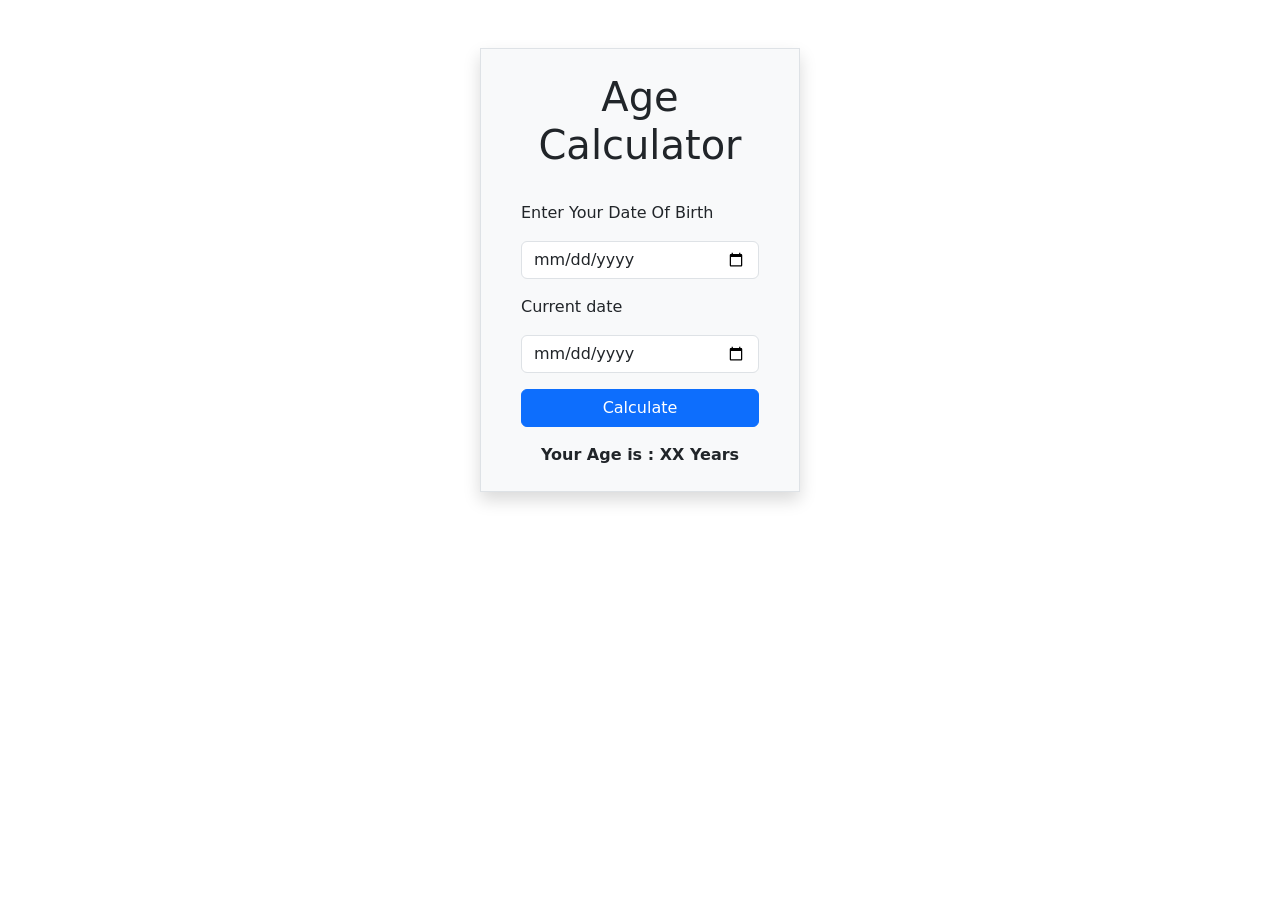
<file: Agecalculator/index.html>
<!DOCTYPE html>
<html lang="en">
<head>
  <meta charset="UTF-8">
  <meta name="viewport" content="width=device-width, initial-scale=1.0">
  <title>Age Calculator</title>
  <link
      href="https://cdn.jsdelivr.net/npm/bootstrap@5.3.8/dist/css/bootstrap.min.css"
      rel="stylesheet"
      integrity="sha384-sRIl4kxILFvY47J16cr9ZwB07vP4J8+LH7qKQnuqkuIAvNWLzeN8tE5YBujZqJLB"
      crossorigin="anonymous"
    />
    <link rel="stylesheet" href="https://cdn.jsdelivr.net/npm/bootstrap-icons@1.13.1/font/bootstrap-icons.min.css">
</head>
<body>
    
    <div  class="w-25 bg-light shadow border mx-auto mt-5 p-4">
        <h1 class="text-center mb-3">Age Calculator</h1>
        <form class="d-flex flex-column gap-3 align-item-center w-100 p-3 ">
            <label for="DOB">Enter Your Date Of Birth</label>
            <input type="date" name="DOB" id="DOB" class="form-control">
             <label for="currentDate">Current date</label>
            <input type="date" name="currentDate" id="currentDate" class="form-control">
            
            <button type="submit" class="btn btn-primary">Calculate</button>
        </form>

        <div class="fw-bold text-center">
      Your Age is : <span id="myAge">XX</span> Years
    </div>
    </div>

    

  
    <script
      src="https://cdn.jsdelivr.net/npm/bootstrap@5.3.8/dist/js/bootstrap.bundle.min.js"
      integrity="sha384-FKyoEForCGlyvwx9Hj09JcYn3nv7wiPVlz7YYwJrWVcXK/BmnVDxM+D2scQbITxI"
      crossorigin="anonymous"
    ></script>
    <script src="script.js"></script>
</body>
</html>
</file>
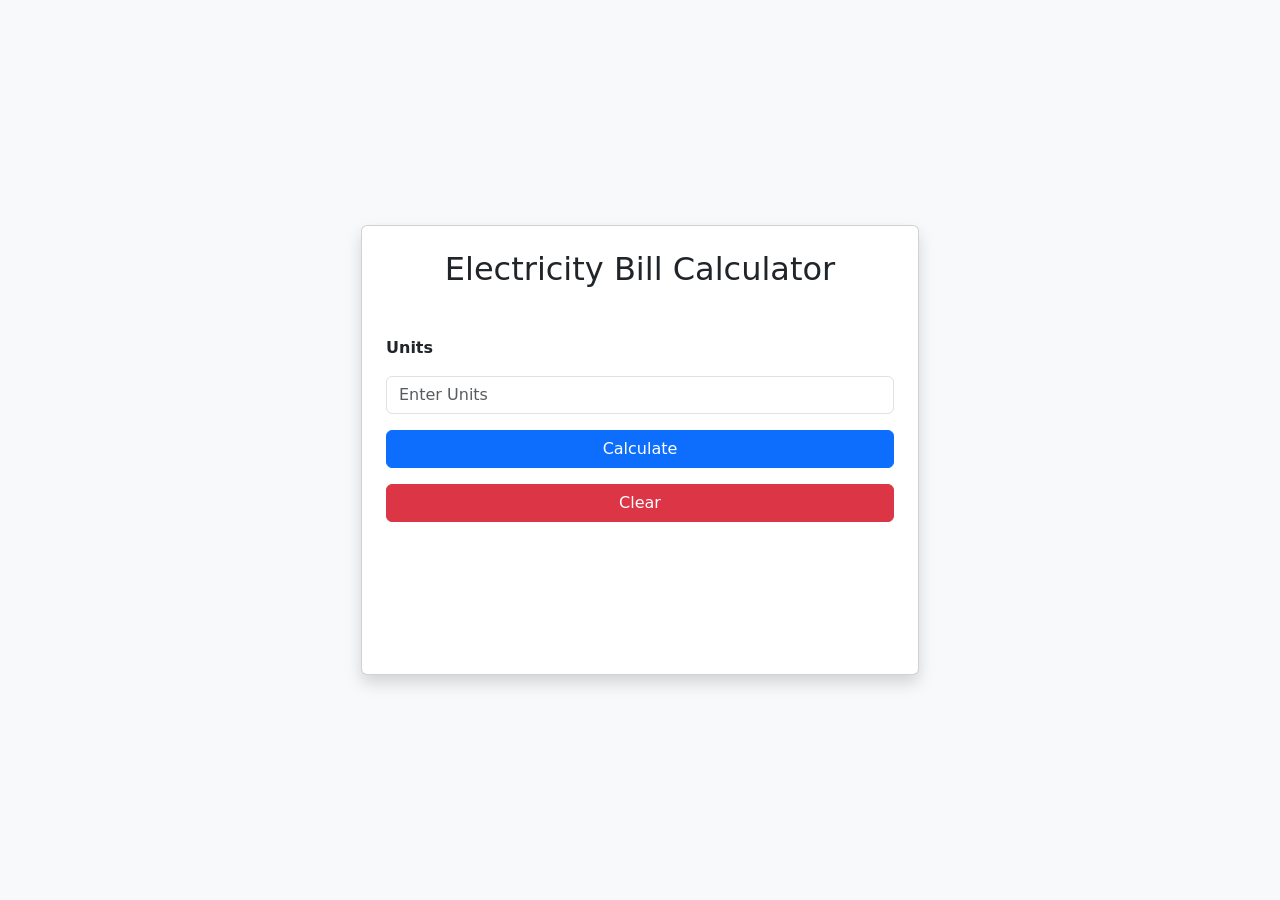
<file: billcalculate/index.html>
<!doctype html>
<html lang="en">
  <head>
    <meta charset="UTF-8" />
    <meta name="viewport" content="width=device-width, initial-scale=1.0" />
    <title>Electricity Bill Calculator</title>
    <link
      href="https://cdn.jsdelivr.net/npm/bootstrap@5.3.8/dist/css/bootstrap.min.css"
      rel="stylesheet"
      integrity="sha384-sRIl4kxILFvY47J16cr9ZwB07vP4J8+LH7qKQnuqkuIAvNWLzeN8tE5YBujZqJLB"
      crossorigin="anonymous"
    />
  </head>
  <body class="bg-light">
    <div
      class="container d-flex justify-content-center align-items-center vh-100"
    >
      <div class="card p-4 shadow w-50 h-50">
        <h2 class="text-center mb-5">Electricity Bill Calculator</h2>

        <label class="form-label fw-bold mb-3">Units</label>
        <input
          type="number"
          id="units"
          class="form-control mb-3"
          placeholder="Enter Units"
          min="0"
        />

        <button
          class="btn btn-primary w-100 mb-3"
          onclick="calculate()"
          id="submit"
        >
          Calculate
        </button>
        <button class="btn btn-danger w-100" onclick="clearData()">
          Clear
        </button>

        <div class="card mt-4 p-3 d-none" id="results">
          <!-- <h5 class="mb-3">Bill Details</h5>
          <p id="slab1"></p>
          <p id="slab2"></p>
          <p id="slab3"></p>
          <p id="slab4"></p>
          <hr /> -->
          <h6 id="subtotal"></h6>
          <h6 id="surcharge"></h6>
          <h1>total Electricity Bill:</h1>
          <h4 id="total" class="text-success mt-2"></h4>
        </div>
      </div>
    </div>
    <script
      src="https://cdn.jsdelivr.net/npm/bootstrap@5.3.8/dist/js/bootstrap.bundle.min.js"
      integrity="sha384-FKyoEForCGlyvwx9Hj09JcYn3nv7wiPVlz7YYwJrWVcXK/BmnVDxM+D2scQbITxI"
      crossorigin="anonymous"
    ></script>
    <script src="script.js"></script>
  </body>
</html>
</file>
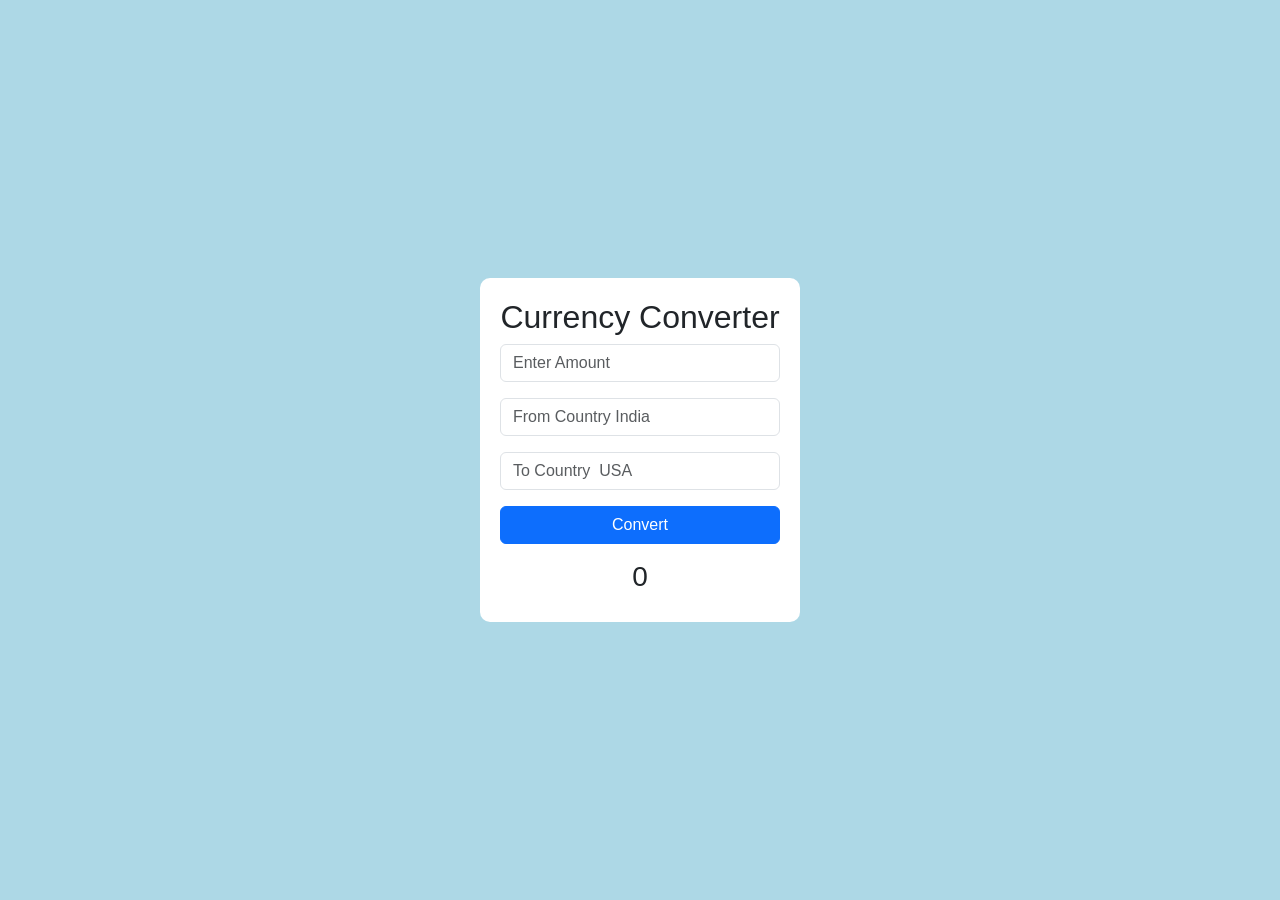
<file: CURRENCYCONVERTORAPI/index.html>
<!DOCTYPE html>
<html lang="en">
<head>
  <meta charset="UTF-8" />
  <meta name="viewport" content="width=device-width, initial-scale=1.0"/>

  <title>Currency Converter</title>

  <link
    href="https://cdn.jsdelivr.net/npm/bootstrap@5.3.8/dist/css/bootstrap.min.css"
    rel="stylesheet"
  >

  <style>
    body{
      display: flex;
      justify-content: center;
      align-items: center;
      height: 100vh;
      background-color: lightblue;
      font-family: Arial;
    }

    .box{
      width: 320px;
      padding: 20px;
      background: white;
      border-radius: 10px;
      text-align: center;
    }
  </style>
</head>

<body>

  <div class="box">

    <h2>Currency Converter</h2>

    <input
      type="number"
      id="amount"
      class="form-control mb-3"
      placeholder="Enter Amount"
    >

    
    <input
      type="text"
      id="from"
      class="form-control mb-3"
      placeholder="From Country India"
    >


    <input
      type="text"
      id="to"
      class="form-control mb-3"
      placeholder="To Country  USA"
    >

    <button
      class="btn btn-primary w-100"
      onclick="convertCurrency()"
    >
      Convert
    </button>

    <h3 class="mt-3" id="result">0</h3>

  </div>

  <script src="script.js"></script>

</body>
</html>
</file>
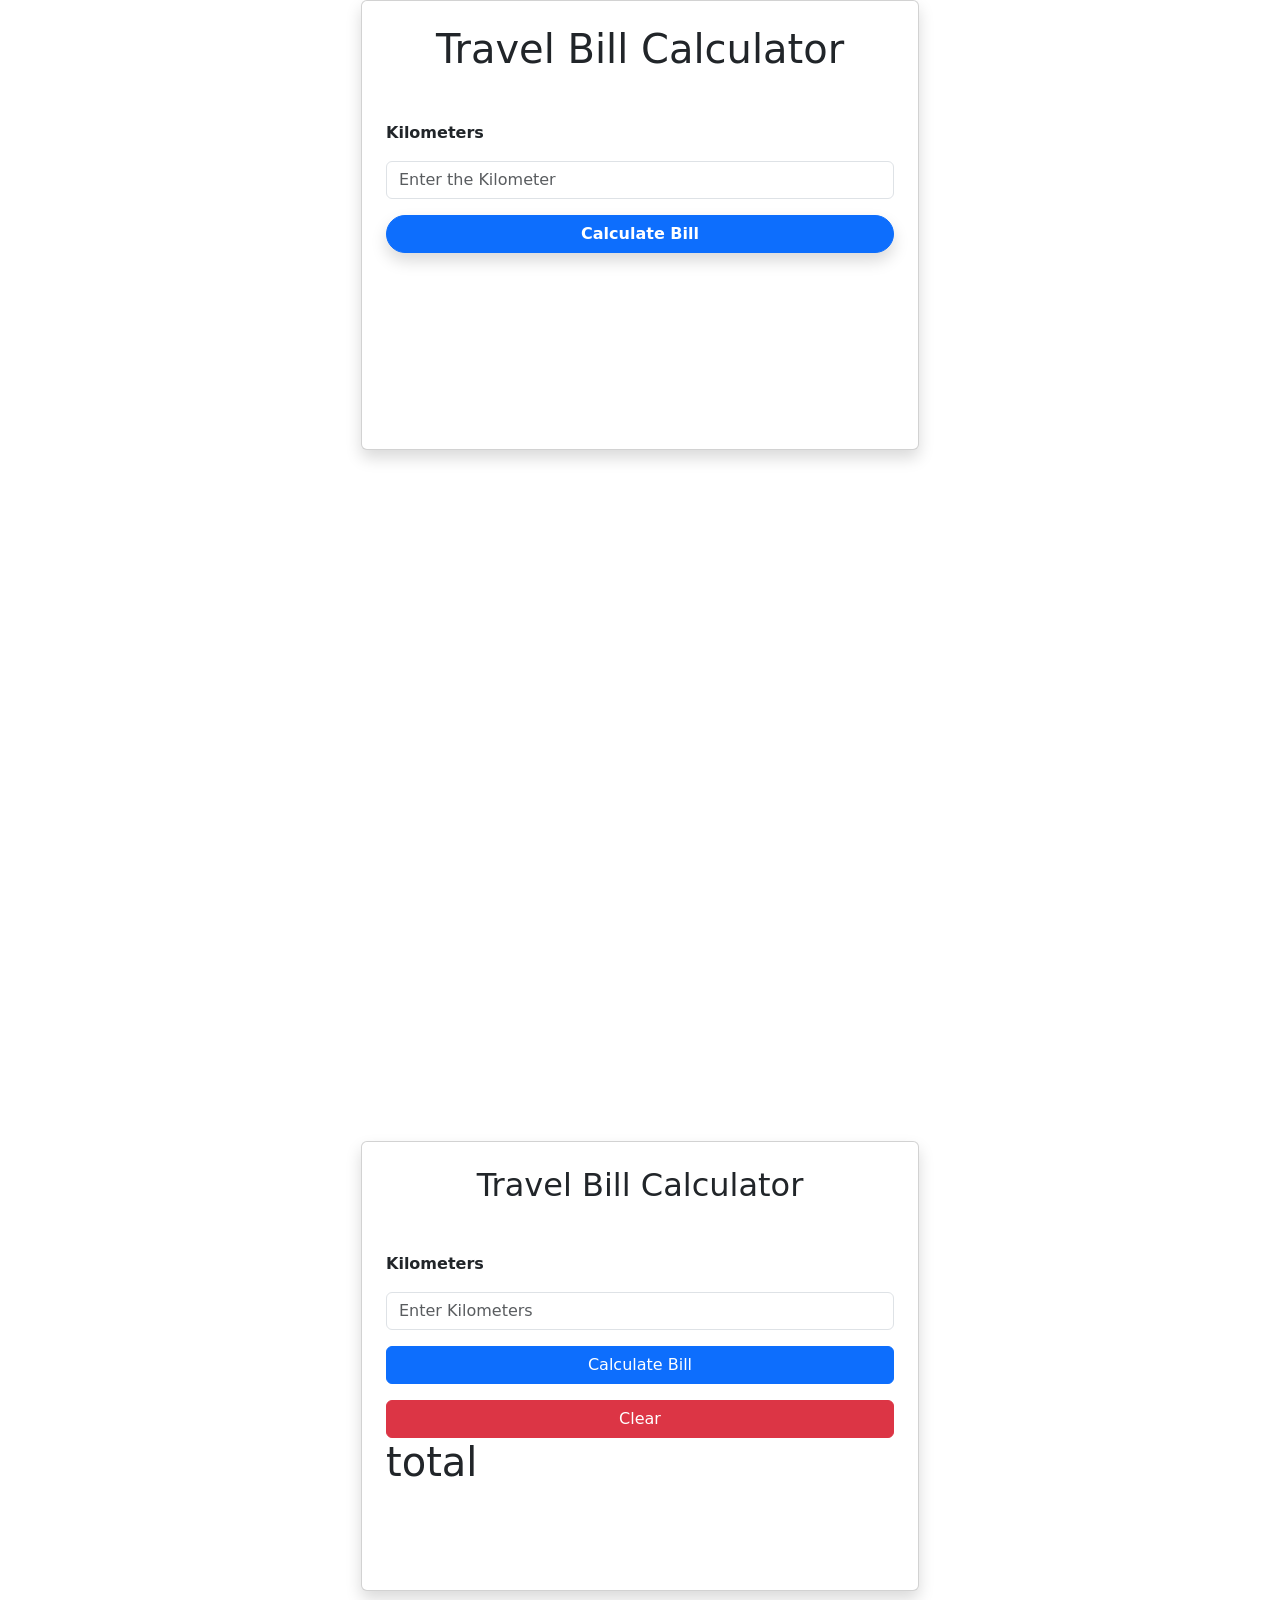
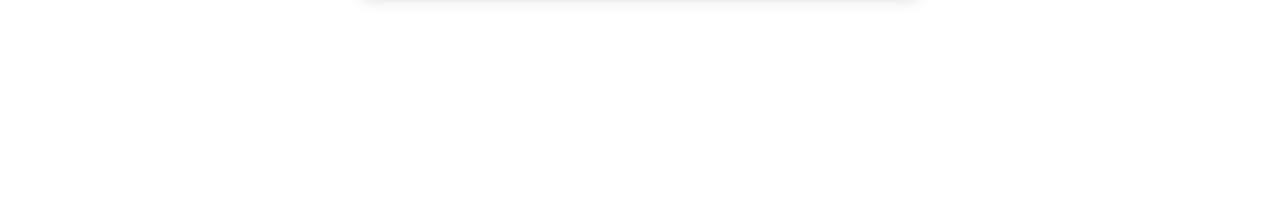
<file: distancecalculator/index.html>
<!doctype html>
<html lang="en">
  <head>
    <meta charset="UTF-8" />
    <meta name="viewport" content="width=device-width, initial-scale=1.0" />
    <title>Travel Bill Calculator</title>
    <link
      href="https://cdn.jsdelivr.net/npm/bootstrap@5.3.8/dist/css/bootstrap.min.css"
      rel="stylesheet"
      integrity="sha384-sRIl4kxILFvY47J16cr9ZwB07vP4J8+LH7qKQnuqkuIAvNWLzeN8tE5YBujZqJLB"
      crossorigin="anonymous"
    />
  </head>
  <body>
    <form
      class="container d-flex justify-content-center align-content-center vh-100 mb-3"
    >
      <div class="card p-4 shadow w-50 h-50">
        <h1 class="text-center mb-5">Travel Bill Calculator</h1>
        <label class="text-dark fw-bold mb-3">Kilometers</label>
        <input
          type="number"
          name="Kilometer"
          placeholder="Enter the Kilometer"
          id="Kilometer"
          class="form-control"
        />
        <button
          class="btn btn-primary rounded-pill shadow fw-bold mt-3"
          id="submit"
        >
          Calculate Bill
        </button>
        <h1></h1>

        <h1 id="total"></h1>
      </div>
    </form>

     <form
      class="container d-flex justify-content-center align-items-center vh-100"
    >
      <div class="card p-4 shadow w-50 h-50">
        <h2 class="text-center mb-5">Travel Bill Calculator</h2>

        <label class="form-label fw-bold mb-3">Kilometers </label>
        <input
          type="number"
          id="Kilometerscalculator"
          class="form-control mb-3"
          placeholder="Enter Kilometers "
          min="0"
        />

        <button
          class="btn btn-primary w-100 mb-3"
          onclick="calculate()"
          id="submit"
        >
          Calculate Bill
        </button>
        <button class="btn btn-danger w-100" onclick="clearData()">
          Clear
        </button>

        <h1>total</h1>
        <h2 id="totalbill"></h2>
      </div>
    </form> 
    <script
      src="https://cdn.jsdelivr.net/npm/bootstrap@5.3.8/dist/js/bootstrap.bundle.min.js"
      integrity="sha384-FKyoEForCGlyvwx9Hj09JcYn3nv7wiPVlz7YYwJrWVcXK/BmnVDxM+D2scQbITxI"
      crossorigin="anonymous"
    ></script>
    <script src="script.js"></script>
  </body>
</html>
</file>
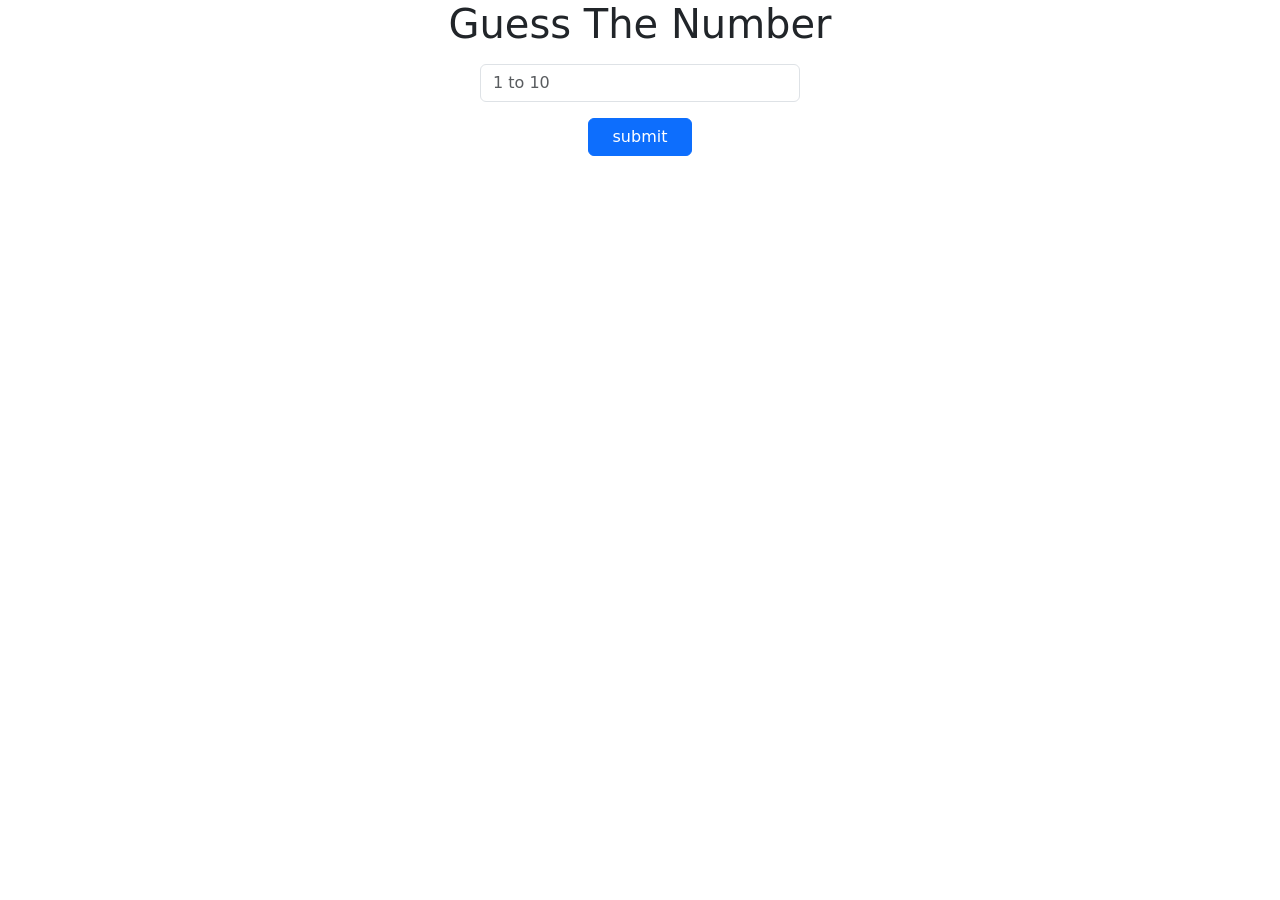
<file: guessingnumber/index.html>
<!doctype html>
<html lang="en">
  <head>
    <meta charset="UTF-8" />
    <meta name="viewport" content="width=device-width, initial-scale=1.0" />
    <title>Guess The Number</title>
    <link
      href="https://cdn.jsdelivr.net/npm/bootstrap@5.3.8/dist/css/bootstrap.min.css"
      rel="stylesheet"
      integrity="sha384-sRIl4kxILFvY47J16cr9ZwB07vP4J8+LH7qKQnuqkuIAvNWLzeN8tE5YBujZqJLB"
      crossorigin="anonymous"
    />
  </head>
  <body>
    <div class="text-center">
      <h1 class="">Guess The Number</h1>

    <input
      type="number"
      id="guess"
      placeholder="1 to 10"
      class="form-control w-25 mx-auto my-3"
    />
    <button class="btn btn-primary px-4" id="submit" onclick="alert('Form Submitted')">submit</button>
    <h3 id="msg" class="mt-3"></h3>

    </div>
    
     <script
      src="https://cdn.jsdelivr.net/npm/bootstrap@5.3.8/dist/js/bootstrap.bundle.min.js"
      integrity="sha384-FKyoEForCGlyvwx9Hj09JcYn3nv7wiPVlz7YYwJrWVcXK/BmnVDxM+D2scQbITxI"
      crossorigin="anonymous"
    ></script>
    <script src="script.js"></script>
  </body>
</html>
</file>
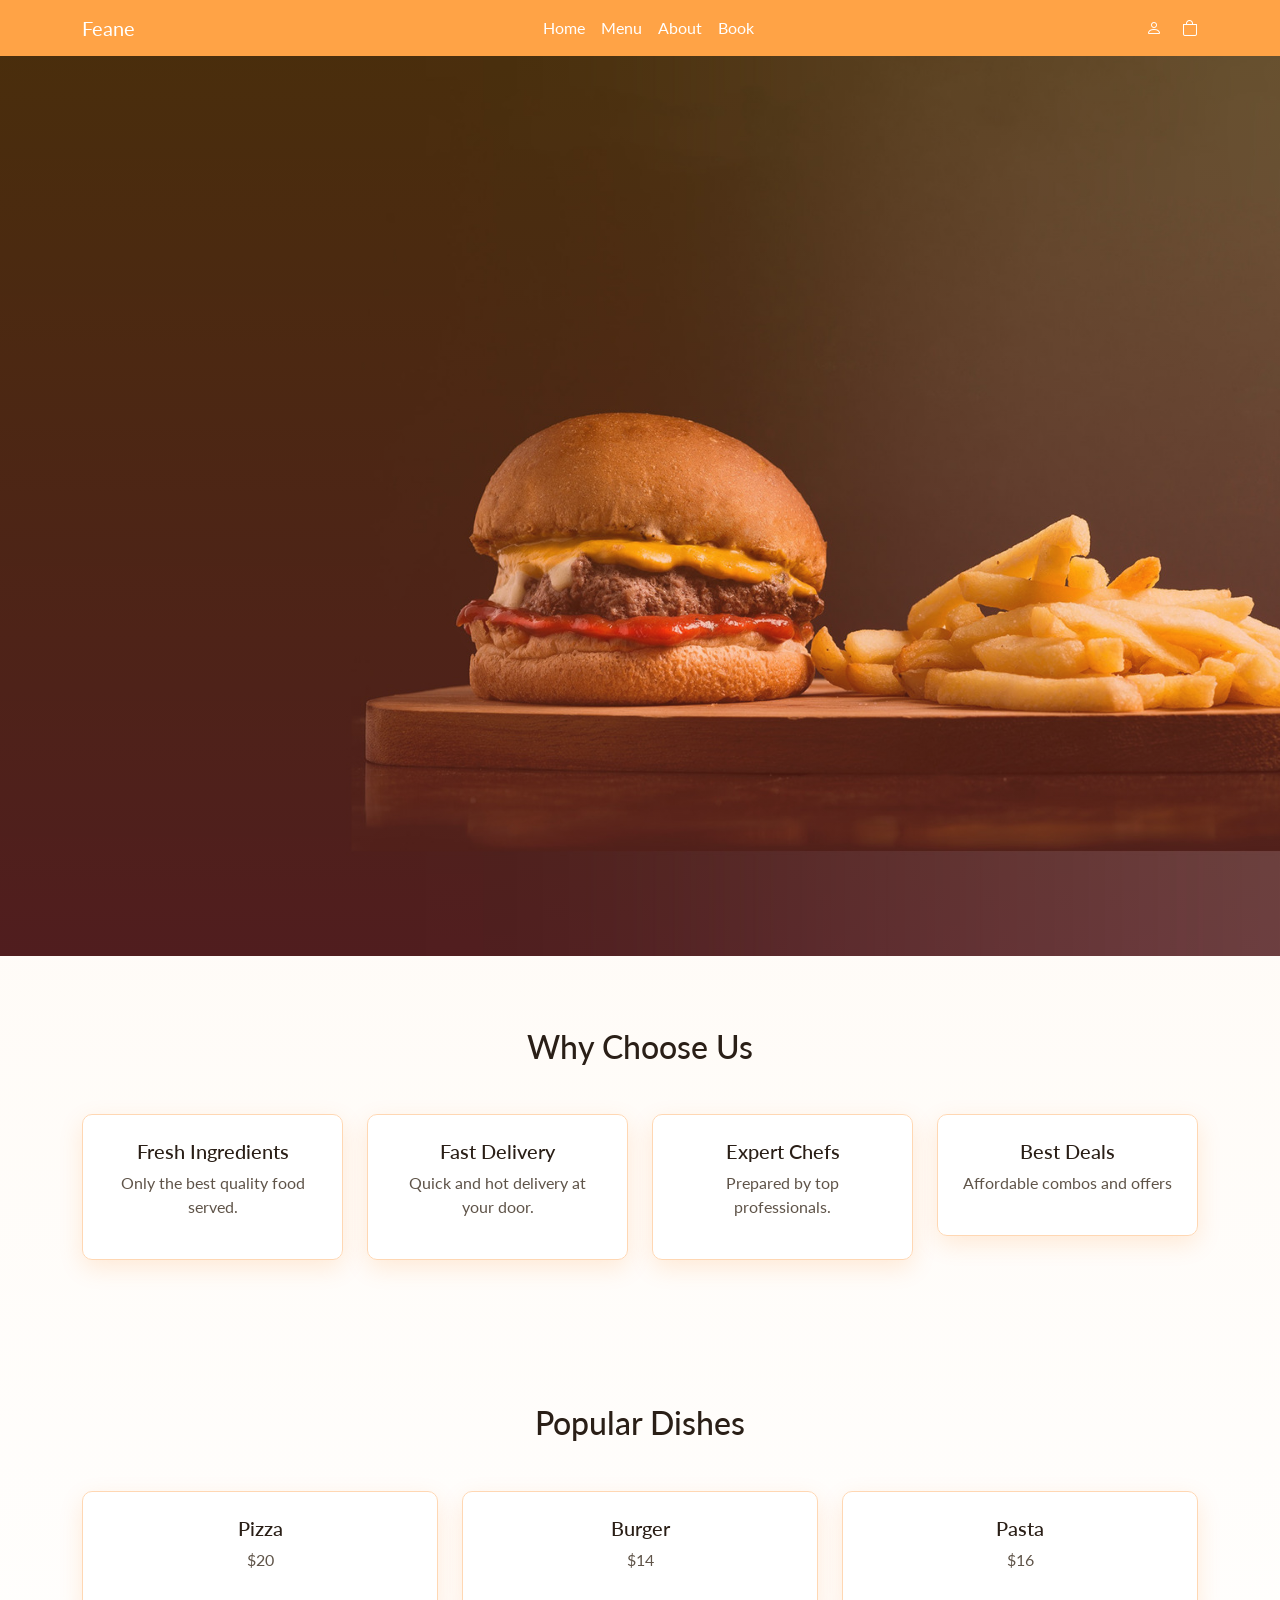
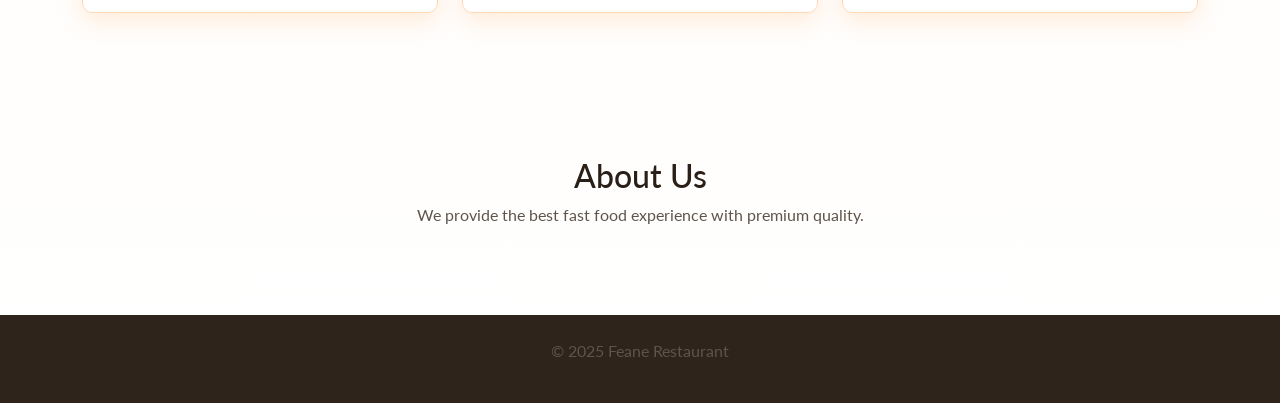
<file: Resturant/index.html>
<!DOCTYPE html>
<html lang="en">
<head>
  <meta charset="UTF-8" />
  <meta name="viewport" content="width=device-width, initial-scale=1.0" />
  <title>Feane Restaurant</title>
    <link rel="stylesheet" href="https://cdn.jsdelivr.net/npm/bootstrap@5.3.3/dist/css/bootstrap.min.css" />
    <link rel="stylesheet" href="https://cdn.jsdelivr.net/npm/bootstrap-icons@1.11.3/font/bootstrap-icons.min.css" />
    <link rel="stylesheet" href="./style.css" />
  
  <link href="https://fonts.googleapis.com/css2?family=Playfair+Display&family=Lato&display=swap" rel="stylesheet"> 

</head>
<body>
<nav class="site-navbar navbar navbar-expand-lg">
  <div class="container">
    <a class="navbar-brand text-white" href="#">Feane</a>

    <button class="navbar-toggler" data-bs-toggle="collapse" data-bs-target="#navMenu">
      <span class="navbar-toggler-icon"></span>
    </button>

    <div class="collapse navbar-collapse" id="navMenu">
      <ul class="navbar-nav mx-auto">
        <li class="nav-item"><a class="nav-link text-white" href="#">Home</a></li>
        <li class="nav-item"><a class="nav-link text-white" href="menu.html">Menu</a></li>
        <li class="nav-item"><a class="nav-link text-white" href="about.html">About</a></li>
        <li class="nav-item"><a class="nav-link text-white" href="book.html">Book</a></li>
      </ul>

      <div class="nav-actions text-white">
        <i class="bi bi-person"></i>
        <i class="bi bi-bag"></i>
      </div>
    </div>
  </div>
</nav>

<section class="burger-section d-flex align-items-center">
</section>
<section class="section-pad">
  <div class="container">
    <h2 class="text-center mb-5">Why Choose Us</h2>

    <div class="row g-4">
      <div class="col-md-3">
        <div class="offer-card text-center p-4">
          <h5>Fresh Ingredients</h5>
          <p>Only the best quality food served.</p>
        </div>
      </div>

      <div class="col-md-3">
        <div class="offer-card text-center p-4">
          <h5>Fast Delivery</h5>
          <p>Quick and hot delivery at your door.</p>
        </div>
      </div>

      <div class="col-md-3">
        <div class="offer-card text-center p-4">
          <h5>Expert Chefs</h5>
          <p>Prepared by top professionals.</p>
        </div>
      </div>

      <div class="col-md-3">
        <div class="offer-card text-center p-4">
          <h5>Best Deals</h5>
          <p>Affordable combos and offers</p>
        </div>
      </div>
    </div>
  </div>
</section>


<section class="section-pad">
  <div class="container">
    <h2 class="text-center mb-5">Popular Dishes</h2>

    <div class="row g-4">
      <div class="col-md-4">
        <div class="food-card text-center p-4">
          <h5>Pizza</h5>
          <p>$20</p>
        </div>
      </div>

      <div class="col-md-4">
        <div class="food-card text-center p-4">
          <h5>Burger</h5>
          <p>$14</p>
        </div>
      </div>

      <div class="col-md-4">
        <div class="food-card text-center p-4">
          <h5>Pasta</h5>
          <p>$16</p>
        </div>
      </div>
    </div>
  </div>
</section>

<section class="section-pad">
  <div class="container text-center">
    <h2>About Us</h2>
    <p>We provide the best fast food experience with premium quality.</p>
  </div>
</section>

<footer class="text-center p-4">
  <p>© 2025 Feane Restaurant</p>
</footer>
<script src="https://cdn.jsdelivr.net/npm/bootstrap@5.3.8/dist/js/bootstrap.bundle.min.js" integrity="sha384-FKyoEForCGlyvwx9Hj09JcYn3nv7wiPVlz7YYwJrWVcXK/BmnVDxM+D2scQbITxI" crossorigin="anonymous"></script>
</body>
</html>
</file>
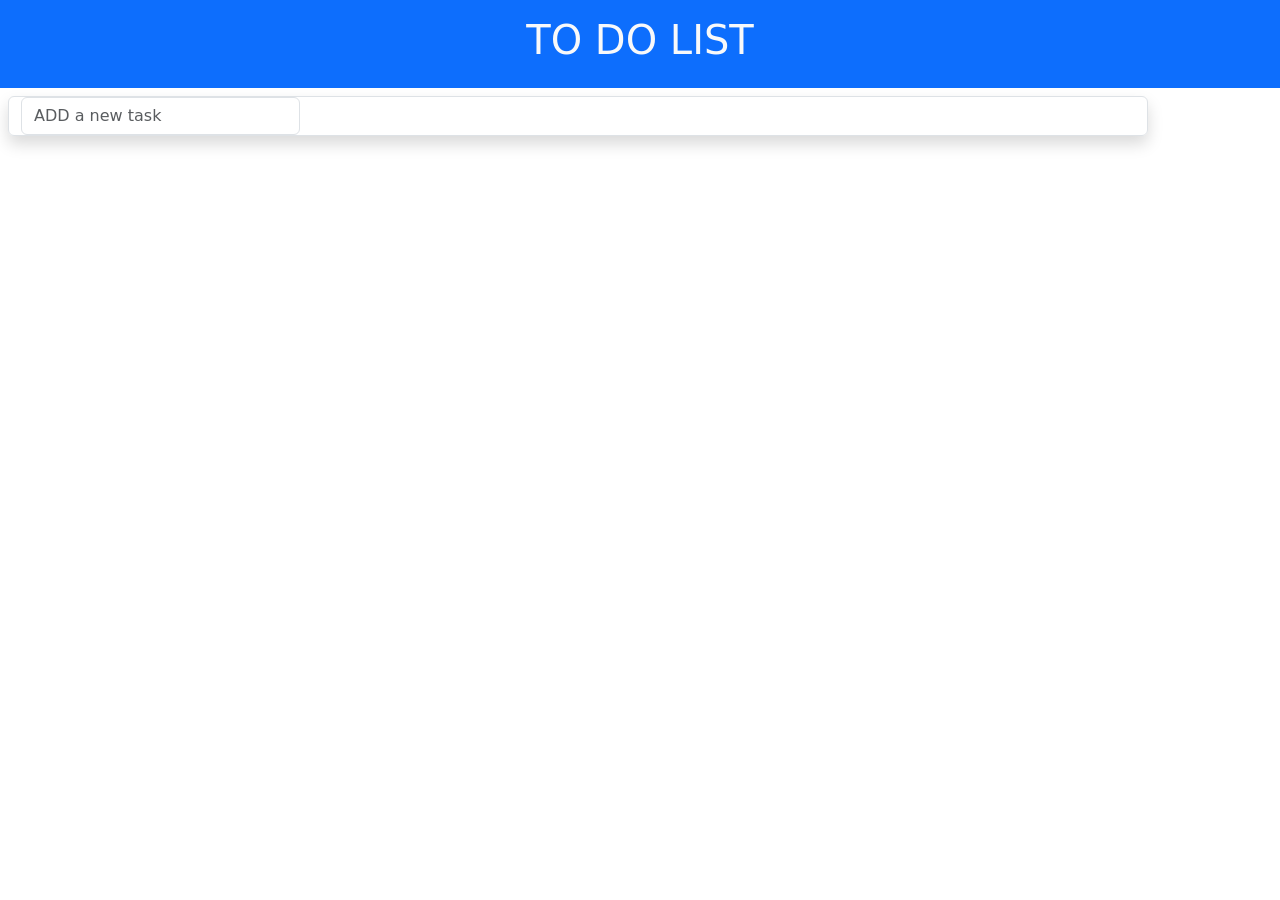
<file: TODOLIST/index.html>
<!doctype html>
<html lang="en">
  <head>
    <meta charset="UTF-8" />
    <meta name="viewport" content="width=device-width, initial-scale=1.0" />
    <title>Document</title>
    <link
      href="https://cdn.jsdelivr.net/npm/bootstrap@5.3.8/dist/css/bootstrap.min.css"
      rel="stylesheet"
      integrity="sha384-sRIl4kxILFvY47J16cr9ZwB07vP4J8+LH7qKQnuqkuIAvNWLzeN8tE5YBujZqJLB"
      crossorigin="anonymous"
    />
  </head>
  <body>
    <header class="bg-primary text-light p-3 text-center">
      <h1>TO DO LIST</h1>
    </header>

    <main>
      <div class="container rounded border shadow m-2">
        <input type="text"  name=" newTask" id="newTask" placeholder="ADD a new task" class="form-control w-25"> 
      </div>
    </main>
    <script
      src="https://cdn.jsdelivr.net/npm/bootstrap@5.3.8/dist/js/bootstrap.bundle.min.js"
      integrity="sha384-FKyoEForCGlyvwx9Hj09JcYn3nv7wiPVlz7YYwJrWVcXK/BmnVDxM+D2scQbITxI"
      crossorigin="anonymous"
    ></script>
  </body>
</html>
</file>
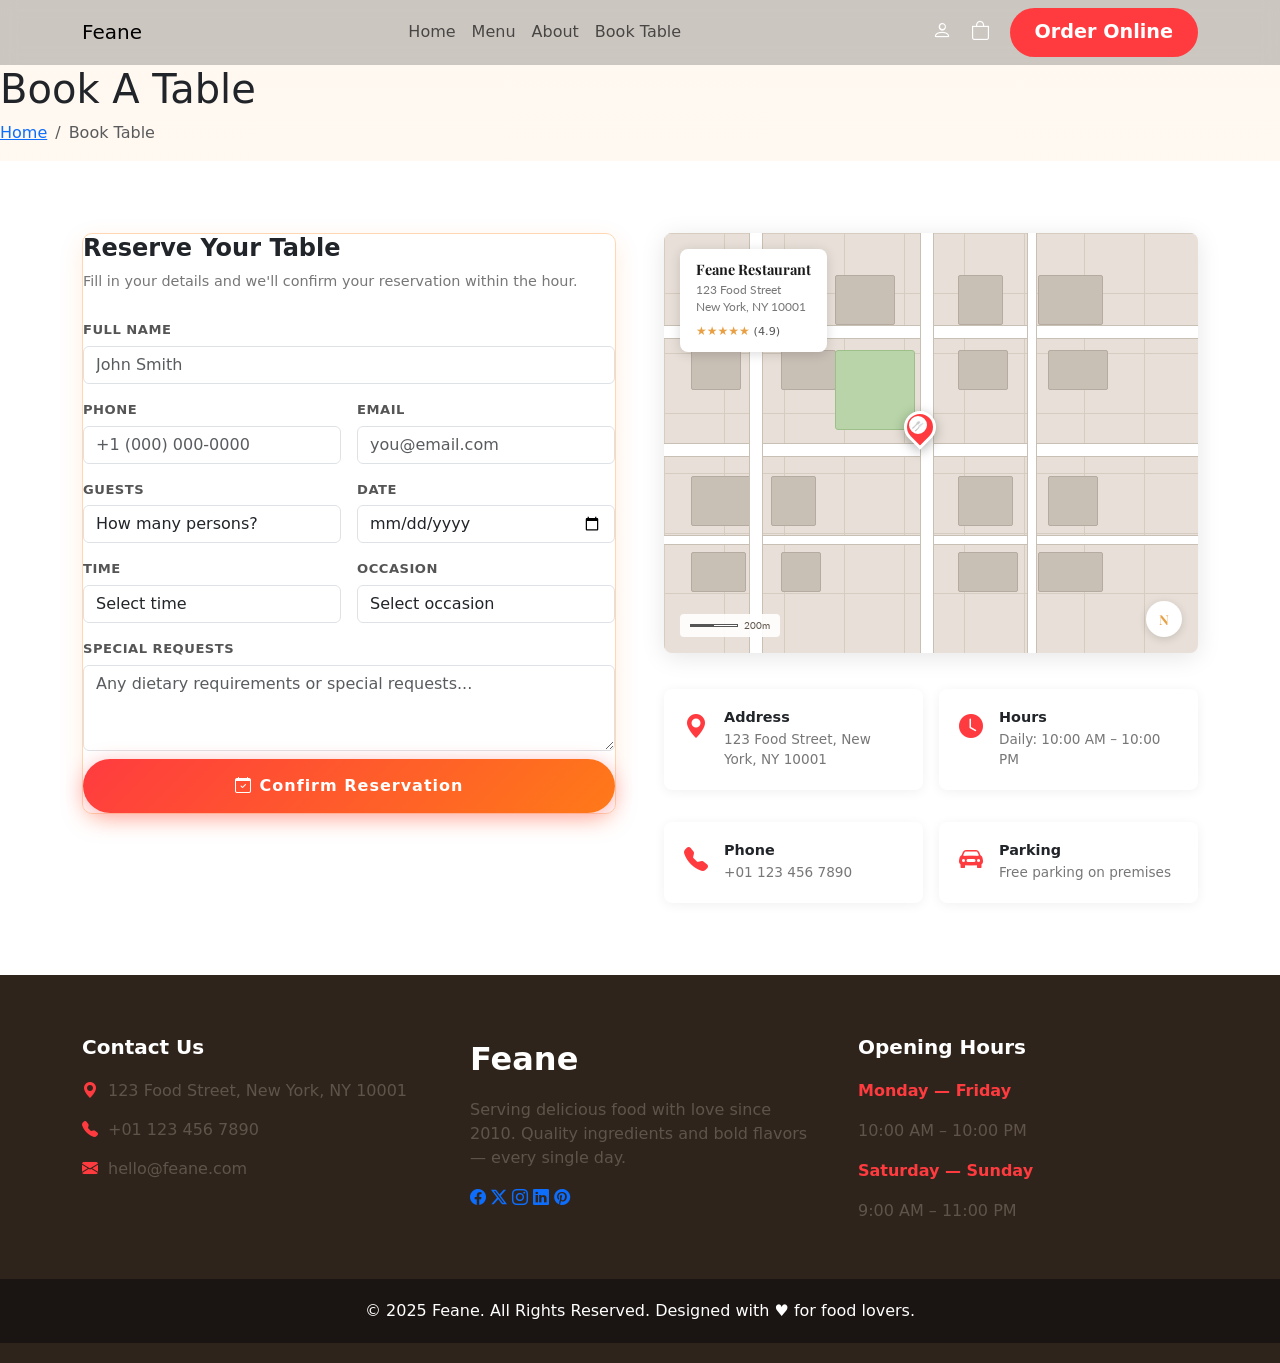
<file: Resturant/book.html>
<!DOCTYPE html>
<html lang="en">
<head>
  <meta charset="UTF-8" />
  <meta http-equiv="X-UA-Compatible" content="IE=edge" />
  <meta name="viewport" content="width=device-width, initial-scale=1, shrink-to-fit=no" />
  <title>Book A Table — Feane Restaurant</title>

  <link rel="stylesheet" href="https://cdn.jsdelivr.net/npm/bootstrap@5.3.3/dist/css/bootstrap.min.css" />
  <link rel="stylesheet" href="https://cdn.jsdelivr.net/npm/bootstrap-icons@1.11.3/font/bootstrap-icons.min.css" />
  <link rel="preconnect" href="https://fonts.googleapis.com" />
  <link rel="preconnect" href="https://fonts.gstatic.com" crossorigin />
  <link href="https://fonts.googleapis.com/css2?family=Playfair+Display:ital,wght@0,600;0,700;1,600&family=Lato:wght@400;700;900&display=swap" rel="stylesheet" />
  <link rel="stylesheet" href="style.css" />

  <style>
    
    .css-map {
      width: 100%;
      height: 100%;
      min-height: 420px;
      border-radius: 8px;
      background: #e8e0d8;
      position: relative;
      overflow: hidden;
      box-shadow: 0 4px 24px rgba(0,0,0,0.10);
    }

    
    .css-map::before {
      content: '';
      position: absolute; inset: 0;
      background:
        linear-gradient(to right, #d6ccbf 1px, transparent 1px) 0 0 / 60px 60px,
        linear-gradient(to bottom, #d6ccbf 1px, transparent 1px) 0 0 / 60px 60px;
    }

    
    .map-road-h {
      position: absolute;
      left: 0; right: 0;
      background: #fff;
      height: 12px;
      border-top: 1px solid #c8c0b4;
      border-bottom: 1px solid #c8c0b4;
    }
    .map-road-v {
      position: absolute;
      top: 0; bottom: 0;
      background: #fff;
      width: 12px;
      border-left: 1px solid #c8c0b4;
      border-right: 1px solid #c8c0b4;
    }

   
    .map-park {
      position: absolute;
      background: #b8d4a8;
      border-radius: 3px;
      border: 1px solid #9dbf8a;
    }

    
    .map-block {
      position: absolute;
      background: #c8bfb5;
      border-radius: 2px;
      border: 1px solid #b5aba0;
    }

    
    .map-water {
      position: absolute;
      background: #a8c8e8;
      border-radius: 4px;
    }

   
    .map-marker {
      position: absolute;
      display: flex;
      flex-direction: column;
      align-items: center;
      transform: translate(-50%, -100%);
      z-index: 10;
      filter: drop-shadow(0 3px 6px rgba(0,0,0,0.3));
    }
    .map-marker-pin {
      width: 32px; height: 32px;
      background: var(--primary, #e8a045);
      border-radius: 50% 50% 50% 0;
      transform: rotate(-45deg);
      border: 3px solid #fff;
    }
    .map-marker-icon {
      position: absolute;
      top: 5px; left: 5px;
      width: 18px; height: 18px;
      background: #fff;
      border-radius: 50%;
      display: flex; align-items: center; justify-content: center;
      font-size: 10px;
      transform: rotate(45deg);
    }
    .map-label {
      background: #fff;
      color: #333;
      font-family: 'Lato', sans-serif;
      font-size: 11px;
      font-weight: 700;
      padding: 4px 10px;
      border-radius: 12px;
      margin-top: 6px;
      box-shadow: 0 2px 8px rgba(0,0,0,0.15);
      white-space: nowrap;
      transform: translateY(-8px);
    }

   
    .map-compass {
      position: absolute;
      bottom: 16px;
      right: 16px;
      width: 36px; height: 36px;
      background: #fff;
      border-radius: 50%;
      display: flex; align-items: center; justify-content: center;
      font-size: 0.85rem;
      box-shadow: 0 2px 8px rgba(0,0,0,0.15);
      color: #e8a045;
      font-weight: 700;
      font-family: 'Playfair Display', serif;
    }

    
    .map-scale {
      position: absolute;
      bottom: 16px;
      left: 16px;
      background: rgba(255,255,255,0.9);
      border-radius: 4px;
      padding: 4px 10px;
      font-size: 10px;
      font-family: 'Lato', sans-serif;
      color: #555;
      display: flex; align-items: center; gap: 6px;
    }
    .scale-bar {
      width: 48px; height: 3px;
      background: linear-gradient(to right, #555 50%, #fff 50%);
      border: 1px solid #555;
    }

   
    .map-info-card {
      position: absolute;
      top: 16px; left: 16px;
      background: #fff;
      border-radius: 8px;
      padding: 12px 16px;
      box-shadow: 0 2px 12px rgba(0,0,0,0.15);
      max-width: 180px;
      z-index: 20;
    }
    .map-info-card h6 {
      font-family: 'Playfair Display', serif;
      font-size: 0.9rem;
      font-weight: 700;
      color: #1a1a1a;
      margin-bottom: 4px;
    }
    .map-info-card p {
      font-family: 'Lato', sans-serif;
      font-size: 0.75rem;
      color: #777;
      margin: 0;
      line-height: 1.4;
    }
    .map-info-card .rating { color: #e8a045; font-size: 0.75rem; margin-top: 6px; }

    
    .location-info-box {
      display: flex;
      gap: 16px;
      align-items: flex-start;
      background: #fff;
      border-radius: 8px;
      padding: 20px;
      box-shadow: 0 2px 12px rgba(0,0,0,0.06);
      margin-top: 16px;
    }
    .location-info-box i { font-size: 1.5rem; color: var(--primary, #e8a045); flex-shrink: 0; }
    .location-info-box h6 { font-size: 0.9rem; font-weight: 700; margin-bottom: 3px; }
    .location-info-box p { font-size: 0.85rem; color: #777; margin: 0; }
  </style>
</head>

<link href="https://cdn.jsdelivr.net/npm/bootstrap@5.3.8/dist/css/bootstrap.min.css" rel="stylesheet" integrity="sha384-sRIl4kxILFvY47J16cr9ZwB07vP4J8+LH7qKQnuqkuIAvNWLzeN8tE5YBujZqJLB" crossorigin="anonymous">

<body>

  
  <div class="sub-burger">
    <nav class="site-navbar navbar navbar-expand-lg" style="background: rgba(0,0,0,0.2);">
      <div class="container">
        <a class="navbar-brand" href="index.html">Feane</a>
        <button class="navbar-toggler" type="button" data-bs-toggle="collapse" data-bs-target="#navMain">
          <span class="navbar-toggler-icon"></span>
        </button>
        <div class="collapse navbar-collapse" id="navMain">
          <ul class="navbar-nav mx-auto">
            <li class="nav-item"><a class="nav-link" href="index.html">Home</a></li>
            <li class="nav-item"><a class="nav-link" href="menu.html">Menu</a></li>
            <li class="nav-item"><a class="nav-link" href="about.html">About</a></li>
            <li class="nav-item active"><a class="nav-link" href="book.html">Book Table</a></li>
          </ul>
          <div class="nav-actions">
            <a href="#"><i class="bi bi-person"></i></a>
            <a href="#"><i class="bi bi-bag"></i></a>
            <a href="#" class="btn-order">Order Online</a>
          </div>
        </div>
      </div>
    </nav>
    <h1>Book A Table</h1>
    <nav aria-label="breadcrumb">
      <ol class="breadcrumb">
        <li class="breadcrumb-item"><a href="index.html">Home</a></li>
        <li class="breadcrumb-item active">Book Table</li>
      </ol>
    </nav>
  </div>

  
  <section class="book-section section-pad">
    <div class="container">
      <div class="row g-5 align-items-start">

        
        <div class="col-md-6">
          <div class="book-form-wrap">
            <h4 style="font-size:1.5rem;font-weight:700;margin-bottom:8px;">Reserve Your Table</h4>
            <p style="color:#777;font-size:0.9rem;margin-bottom:28px;">Fill in your details and we'll confirm your reservation within the hour.</p>

            <div class="row g-3">
              <div class="col-12">
                <label style="font-size:0.82rem;font-weight:700;letter-spacing:0.5px;color:#555;text-transform:uppercase;margin-bottom:6px;display:block;">Full Name</label>
                <input type="text" class="form-control" placeholder="John Smith" />
              </div>
              <div class="col-md-6">
                <label style="font-size:0.82rem;font-weight:700;letter-spacing:0.5px;color:#555;text-transform:uppercase;margin-bottom:6px;display:block;">Phone</label>
                <input type="tel" class="form-control" placeholder="+1 (000) 000-0000" />
              </div>
              <div class="col-md-6">
                <label style="font-size:0.82rem;font-weight:700;letter-spacing:0.5px;color:#555;text-transform:uppercase;margin-bottom:6px;display:block;">Email</label>
                <input type="email" class="form-control" placeholder="you@email.com" />
              </div>
              <div class="col-md-6">
                <label style="font-size:0.82rem;font-weight:700;letter-spacing:0.5px;color:#555;text-transform:uppercase;margin-bottom:6px;display:block;">Guests</label>
                <select class="form-control">
                  <option value="" disabled selected>How many persons?</option>
                  <option>1 person</option>
                  <option>2 persons</option>
                  <option>3 persons</option>
                  <option>4 persons</option>
                  <option>5 persons</option>
                  <option>6+ persons</option>
                </select>
              </div>
              <div class="col-md-6">
                <label style="font-size:0.82rem;font-weight:700;letter-spacing:0.5px;color:#555;text-transform:uppercase;margin-bottom:6px;display:block;">Date</label>
                <input type="date" class="form-control" />
              </div>
              <div class="col-md-6">
                <label style="font-size:0.82rem;font-weight:700;letter-spacing:0.5px;color:#555;text-transform:uppercase;margin-bottom:6px;display:block;">Time</label>
                <select class="form-control">
                  <option value="" disabled selected>Select time</option>
                  <option>10:00 AM</option>
                  <option>12:00 PM</option>
                  <option>1:30 PM</option>
                  <option>3:00 PM</option>
                  <option>6:00 PM</option>
                  <option>7:30 PM</option>
                  <option>9:00 PM</option>
                </select>
              </div>
              <div class="col-md-6">
                <label style="font-size:0.82rem;font-weight:700;letter-spacing:0.5px;color:#555;text-transform:uppercase;margin-bottom:6px;display:block;">Occasion</label>
                <select class="form-control">
                  <option value="" disabled selected>Select occasion</option>
                  <option>Birthday</option>
                  <option>Anniversary</option>
                  <option>Business Dinner</option>
                  <option>Casual Dining</option>
                  <option>Other</option>
                </select>
              </div>
              <div class="col-12">
                <label style="font-size:0.82rem;font-weight:700;letter-spacing:0.5px;color:#555;text-transform:uppercase;margin-bottom:6px;display:block;">Special Requests</label>
                <textarea class="form-control" rows="3" placeholder="Any dietary requirements or special requests..."></textarea>
              </div>
              <div class="col-12" style="margin-top:8px;">
                <button class="btn-primary-feane w-100" style="padding:15px;">
                  <i class="bi bi-calendar-check me-2"></i>Confirm Reservation
                </button>
              </div>
            </div>
          </div>
        </div>

        
        <div class="col-md-6">
          
          <div class="css-map">

            
            <div class="map-block" style="top:10%;left:5%;width:70px;height:50px;"></div>
            <div class="map-block" style="top:10%;left:20%;width:40px;height:50px;"></div>
            <div class="map-block" style="top:10%;left:32%;width:60px;height:50px;"></div>
            <div class="map-block" style="top:10%;left:55%;width:45px;height:50px;"></div>
            <div class="map-block" style="top:10%;left:70%;width:65px;height:50px;"></div>

            <div class="map-block" style="top:28%;left:5%;width:50px;height:40px;"></div>
            <div class="map-block" style="top:28%;left:22%;width:55px;height:40px;"></div>
            <div class="map-block" style="top:28%;left:55%;width:50px;height:40px;"></div>
            <div class="map-block" style="top:28%;left:72%;width:60px;height:40px;"></div>

            <div class="map-block" style="top:58%;left:5%;width:60px;height:50px;"></div>
            <div class="map-block" style="top:58%;left:20%;width:45px;height:50px;"></div>
            <div class="map-block" style="top:58%;left:55%;width:55px;height:50px;"></div>
            <div class="map-block" style="top:58%;left:72%;width:50px;height:50px;"></div>

            <div class="map-block" style="top:76%;left:5%;width:55px;height:40px;"></div>
            <div class="map-block" style="top:76%;left:22%;width:40px;height:40px;"></div>
            <div class="map-block" style="top:76%;left:55%;width:60px;height:40px;"></div>
            <div class="map-block" style="top:76%;left:70%;width:65px;height:40px;"></div>

            
            <div class="map-park" style="top:28%;left:32%;width:80px;height:80px;"></div>

           
            <div class="map-road-h" style="top:22%; height:14px;"></div>
            <div class="map-road-h" style="top:50%; height:14px;"></div>
            <div class="map-road-h" style="top:72%; height:10px;"></div>
            <div class="map-road-v" style="left:16%; width:14px;"></div>
            <div class="map-road-v" style="left:48%; width:14px;"></div>
            <div class="map-road-v" style="left:68%; width:10px;"></div>

            
            <div class="map-marker" style="top:50%;left:48%;transform:translate(-50%,-100%);">
              <div style="position:relative;">
                <div class="map-marker-pin"></div>
                <div class="map-marker-icon">🍴</div>
              </div>
            </div>

            
            <div class="map-info-card">
              <h6>Feane Restaurant</h6>
              <p>123 Food Street<br>New York, NY 10001</p>
              <div class="rating">★★★★★ <span style="color:#555;font-size:0.7rem;">(4.9)</span></div>
            </div>

            
            <div class="map-scale">
              <div class="scale-bar"></div>
              <span>200m</span>
            </div>
            <div class="map-compass">N</div>

          </div>

          
          <div class="row g-3 mt-1">
            <div class="col-sm-6">
              <div class="location-info-box">
                <i class="bi bi-geo-alt-fill"></i>
                <div>
                  <h6>Address</h6>
                  <p>123 Food Street, New York, NY 10001</p>
                </div>
              </div>
            </div>
            <div class="col-sm-6">
              <div class="location-info-box">
                <i class="bi bi-clock-fill"></i>
                <div>
                  <h6>Hours</h6>
                  <p>Daily: 10:00 AM – 10:00 PM</p>
                </div>
              </div>
            </div>
            <div class="col-sm-6">
              <div class="location-info-box">
                <i class="bi bi-telephone-fill"></i>
                <div>
                  <h6>Phone</h6>
                  <p>+01 123 456 7890</p>
                </div>
              </div>
            </div>
            <div class="col-sm-6">
              <div class="location-info-box">
                <i class="bi bi-car-front-fill"></i>
                <div>
                  <h6>Parking</h6>
                  <p>Free parking on premises</p>
                </div>
              </div>
            </div>
          </div>
        </div>

      </div>
    </div>
  </section>

  
  <footer class="site-footer">
    <div class="container">
      <div class="row g-5">
        <div class="col-md-4">
          <h5>Contact Us</h5>
          <div class="footer-contact-item"><i class="bi bi-geo-alt-fill"></i><span>123 Food Street, New York, NY 10001</span></div>
          <div class="footer-contact-item"><i class="bi bi-telephone-fill"></i><span>+01 123 456 7890</span></div>
          <div class="footer-contact-item"><i class="bi bi-envelope-fill"></i><span>hello@feane.com</span></div>
        </div>
        <div class="col-md-4">
          <a href="index.html" class="footer-logo">Feane</a>
          <p>Serving delicious food with love since 2010. Quality ingredients and bold flavors — every single day.</p>
          <div class="footer-social">
            <a href="#"><i class="bi bi-facebook"></i></a>
            <a href="#"><i class="bi bi-twitter-x"></i></a>
            <a href="#"><i class="bi bi-instagram"></i></a>
            <a href="#"><i class="bi bi-linkedin"></i></a>
            <a href="#"><i class="bi bi-pinterest"></i></a>
          </div>
        </div>
        <div class="col-md-4 footer-hours">
          <h5>Opening Hours</h5>
          <p><span class="day">Monday — Friday</span></p>
          <p>10:00 AM – 10:00 PM</p>
          <p style="margin-top:10px"><span class="day">Saturday — Sunday</span></p>
          <p>9:00 AM – 11:00 PM</p>
        </div>
      </div>
    </div>
    <div class="footer-bottom">
      <div class="container">
        <p>&copy; 2025 Feane. All Rights Reserved. Designed with ♥ for food lovers.</p>
      </div>
    </div>
  </footer>
  <script src="https://cdn.jsdelivr.net/npm/bootstrap@5.3.8/dist/js/bootstrap.bundle.min.js" integrity="sha384-FKyoEForCGlyvwx9Hj09JcYn3nv7wiPVlz7YYwJrWVcXK/BmnVDxM+D2scQbITxI" crossorigin="anonymous"></script>
</body>
</html>
</file>
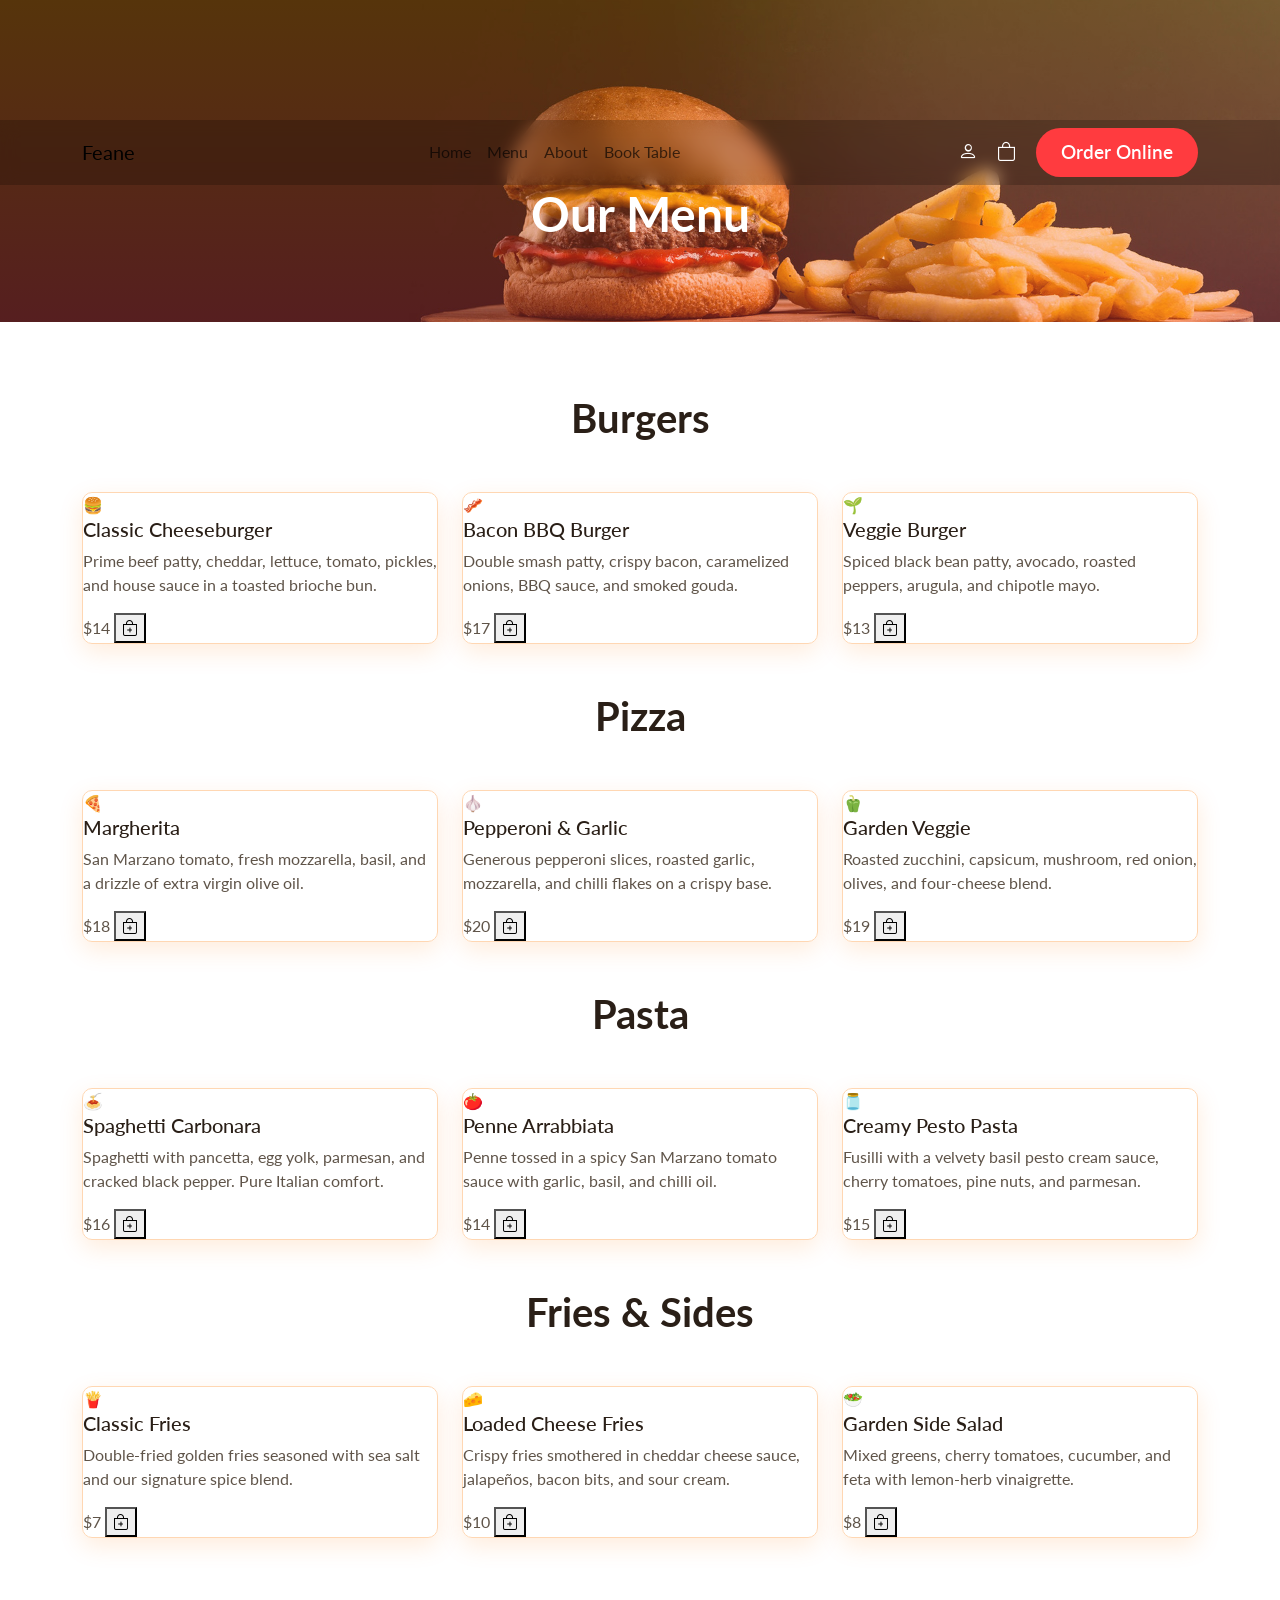
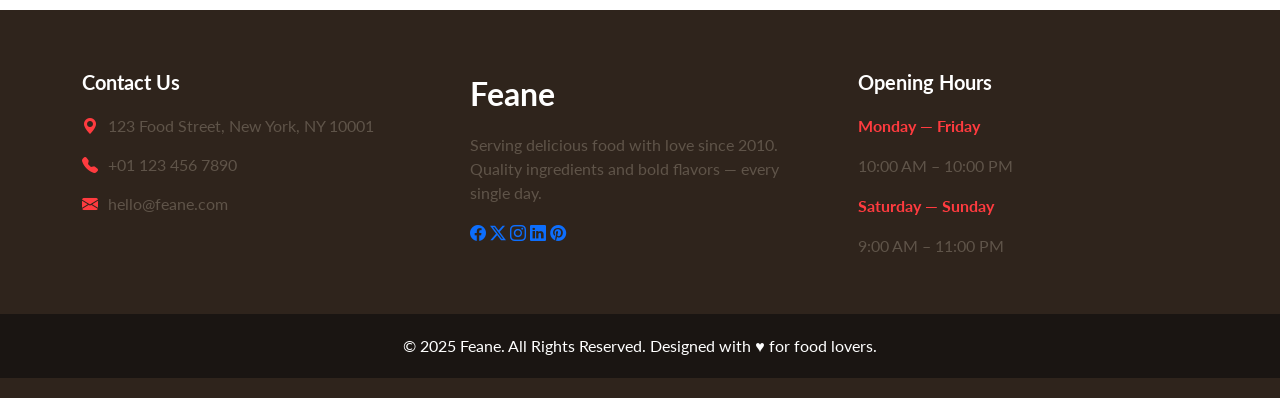
<file: Resturant/menu.html>
<!doctype html>
<html lang="en">
  <head>
    <meta charset="UTF-8" />
    <meta http-equiv="X-UA-Compatible" content="IE=edge" />
    <meta
      name="viewport"
      content="width=device-width, initial-scale=1, shrink-to-fit=no"
    />
    <title>Menu — Feane Restaurant</title>

    <link
      rel="stylesheet"
      href="https://cdn.jsdelivr.net/npm/bootstrap@5.3.3/dist/css/bootstrap.min.css"
    />
    <link
      rel="stylesheet"
      href="https://cdn.jsdelivr.net/npm/bootstrap-icons@1.11.3/font/bootstrap-icons.min.css"
    />
    <link rel="preconnect" href="https://fonts.googleapis.com" />
    <link rel="preconnect" href="https://fonts.gstatic.com" crossorigin />
    <link
      href="https://fonts.googleapis.com/css2?family=Playfair+Display:ital,wght@0,600;0,700;1,600&family=Lato:wght@400;700;900&display=swap"
      rel="stylesheet"
    />
    <link rel="stylesheet" href="style.css" />
  </head>
  <body>
    <div class="sub-hero">
      <nav
        class="site-navbar navbar navbar-expand-lg"
        style="background: rgba(0, 0, 0, 0.2)"
      >
        <div class="container">
          <a class="navbar-brand" href="index.html">Feane</a>
          <button
            class="navbar-toggler"
            type="button"
            data-bs-toggle="collapse"
            data-bs-target="#navMain"
          >
            <span class="navbar-toggler-icon"></span>
          </button>
          <div class="collapse navbar-collapse" id="navMain">
            <ul class="navbar-nav mx-auto">
              <li class="nav-item">
                <a class="nav-link" href="index.html">Home</a>
              </li>
              <li class="nav-item active">
                <a class="nav-link" href="menu.html">Menu</a>
              </li>
              <li class="nav-item">
                <a class="nav-link" href="about.html">About</a>
              </li>
              <li class="nav-item">
                <a class="nav-link" href="book.html">Book Table</a>
              </li>
            </ul>
            <div class="nav-actions">
              <a href="#"><i class="bi bi-person"></i></a>
              <a href="#"><i class="bi bi-bag"></i></a>
              <a href="#" class="btn-order">Order Online</a>
            </div>
          </div>
        </div>
      </nav>
      <h1>Our Menu</h1>
      <!-- <nav aria-label="breadcrumb">
        <ol class="breadcrumb">
          <li class="breadcrumb-item"><a href="index.html">Home</a></li>
          <li class="breadcrumb-item active">Menu</li>
        </ol> -->
      </nav>
    </div>

    <section class="food-section section-pad">
      <div class="container">
        <div class="section-heading">
          <h2>Burgers</h2>
        </div>
        <div class="row mb-5">
          <div class="col-sm-6 col-lg-4">
            <div class="food-card">
              <div class="food-card-img">🍔</div>
              <div class="food-card-body">
                <h5>Classic Cheeseburger</h5>
                <p>
                  Prime beef patty, cheddar, lettuce, tomato, pickles, and house
                  sauce in a toasted brioche bun.
                </p>
                <div class="food-card-footer">
                  <span class="food-price">$14</span>
                  <button class="btn-cart">
                    <i class="bi bi-bag-plus"></i>
                  </button>
                </div>
              </div>
            </div>
          </div>
          <div class="col-sm-6 col-lg-4">
            <div class="food-card">
              <div class="food-card-img">🥓</div>
              <div class="food-card-body">
                <h5>Bacon BBQ Burger</h5>
                <p>
                  Double smash patty, crispy bacon, caramelized onions, BBQ
                  sauce, and smoked gouda.
                </p>
                <div class="food-card-footer">
                  <span class="food-price">$17</span>
                  <button class="btn-cart">
                    <i class="bi bi-bag-plus"></i>
                  </button>
                </div>
              </div>
            </div>
          </div>
          <div class="col-sm-6 col-lg-4">
            <div class="food-card">
              <div class="food-card-img">🌱</div>
              <div class="food-card-body">
                <h5>Veggie Burger</h5>
                <p>
                  Spiced black bean patty, avocado, roasted peppers, arugula,
                  and chipotle mayo.
                </p>
                <div class="food-card-footer">
                  <span class="food-price">$13</span>
                  <button class="btn-cart">
                    <i class="bi bi-bag-plus"></i>
                  </button>
                </div>
              </div>
            </div>
          </div>
        </div>

        <div class="section-heading">
          <h2>Pizza</h2>
        </div>
        <div class="row mb-5">
          <div class="col-sm-6 col-lg-4">
            <div class="food-card">
              <div class="food-card-img">🍕</div>
              <div class="food-card-body">
                <h5>Margherita</h5>
                <p>
                  San Marzano tomato, fresh mozzarella, basil, and a drizzle of
                  extra virgin olive oil.
                </p>
                <div class="food-card-footer">
                  <span class="food-price">$18</span>
                  <button class="btn-cart">
                    <i class="bi bi-bag-plus"></i>
                  </button>
                </div>
              </div>
            </div>
          </div>
          <div class="col-sm-6 col-lg-4">
            <div class="food-card">
              <div class="food-card-img">🧄</div>
              <div class="food-card-body">
                <h5>Pepperoni & Garlic</h5>
                <p>
                  Generous pepperoni slices, roasted garlic, mozzarella, and
                  chilli flakes on a crispy base.
                </p>
                <div class="food-card-footer">
                  <span class="food-price">$20</span>
                  <button class="btn-cart">
                    <i class="bi bi-bag-plus"></i>
                  </button>
                </div>
              </div>
            </div>
          </div>
          <div class="col-sm-6 col-lg-4">
            <div class="food-card">
              <div class="food-card-img">🫑</div>
              <div class="food-card-body">
                <h5>Garden Veggie</h5>
                <p>
                  Roasted zucchini, capsicum, mushroom, red onion, olives, and
                  four-cheese blend.
                </p>
                <div class="food-card-footer">
                  <span class="food-price">$19</span>
                  <button class="btn-cart">
                    <i class="bi bi-bag-plus"></i>
                  </button>
                </div>
              </div>
            </div>
          </div>
        </div>

        <div class="section-heading">
          <h2>Pasta</h2>
        </div>
        <div class="row mb-5">
          <div class="col-sm-6 col-lg-4">
            <div class="food-card">
              <div class="food-card-img">🍝</div>
              <div class="food-card-body">
                <h5>Spaghetti Carbonara</h5>
                <p>
                  Spaghetti with pancetta, egg yolk, parmesan, and cracked black
                  pepper. Pure Italian comfort.
                </p>
                <div class="food-card-footer">
                  <span class="food-price">$16</span>
                  <button class="btn-cart">
                    <i class="bi bi-bag-plus"></i>
                  </button>
                </div>
              </div>
            </div>
          </div>
          <div class="col-sm-6 col-lg-4">
            <div class="food-card">
              <div class="food-card-img">🍅</div>
              <div class="food-card-body">
                <h5>Penne Arrabbiata</h5>
                <p>
                  Penne tossed in a spicy San Marzano tomato sauce with garlic,
                  basil, and chilli oil.
                </p>
                <div class="food-card-footer">
                  <span class="food-price">$14</span>
                  <button class="btn-cart">
                    <i class="bi bi-bag-plus"></i>
                  </button>
                </div>
              </div>
            </div>
          </div>
          <div class="col-sm-6 col-lg-4">
            <div class="food-card">
              <div class="food-card-img">🫙</div>
              <div class="food-card-body">
                <h5>Creamy Pesto Pasta</h5>
                <p>
                  Fusilli with a velvety basil pesto cream sauce, cherry
                  tomatoes, pine nuts, and parmesan.
                </p>
                <div class="food-card-footer">
                  <span class="food-price">$15</span>
                  <button class="btn-cart">
                    <i class="bi bi-bag-plus"></i>
                  </button>
                </div>
              </div>
            </div>
          </div>
        </div>

        <div class="section-heading">
          <h2>Fries &amp; Sides</h2>
        </div>
        <div class="row">
          <div class="col-sm-6 col-lg-4">
            <div class="food-card">
              <div class="food-card-img">🍟</div>
              <div class="food-card-body">
                <h5>Classic Fries</h5>
                <p>
                  Double-fried golden fries seasoned with sea salt and our
                  signature spice blend.
                </p>
                <div class="food-card-footer">
                  <span class="food-price">$7</span>
                  <button class="btn-cart">
                    <i class="bi bi-bag-plus"></i>
                  </button>
                </div>
              </div>
            </div>
          </div>
          <div class="col-sm-6 col-lg-4">
            <div class="food-card">
              <div class="food-card-img">🧀</div>
              <div class="food-card-body">
                <h5>Loaded Cheese Fries</h5>
                <p>
                  Crispy fries smothered in cheddar cheese sauce, jalapeños,
                  bacon bits, and sour cream.
                </p>
                <div class="food-card-footer">
                  <span class="food-price">$10</span>
                  <button class="btn-cart">
                    <i class="bi bi-bag-plus"></i>
                  </button>
                </div>
              </div>
            </div>
          </div>
          <div class="col-sm-6 col-lg-4">
            <div class="food-card">
              <div class="food-card-img">🥗</div>
              <div class="food-card-body">
                <h5>Garden Side Salad</h5>
                <p>
                  Mixed greens, cherry tomatoes, cucumber, and feta with
                  lemon-herb vinaigrette.
                </p>
                <div class="food-card-footer">
                  <span class="food-price">$8</span>
                  <button class="btn-cart">
                    <i class="bi bi-bag-plus"></i>
                  </button>
                </div>
              </div>
            </div>
          </div>
        </div>
      </div>
    </section>

    <footer class="site-footer">
      <div class="container">
        <div class="row g-5">
          <div class="col-md-4">
            <h5>Contact Us</h5>
            <div class="footer-contact-item">
              <i class="bi bi-geo-alt-fill"></i
              ><span>123 Food Street, New York, NY 10001</span>
            </div>
            <div class="footer-contact-item">
              <i class="bi bi-telephone-fill"></i><span>+01 123 456 7890</span>
            </div>
            <div class="footer-contact-item">
              <i class="bi bi-envelope-fill"></i><span>hello@feane.com</span>
            </div>
          </div>
          <div class="col-md-4">
            <a href="index.html" class="footer-logo">Feane</a>
            <p>
              Serving delicious food with love since 2010. Quality ingredients
              and bold flavors — every single day.
            </p>
            <div class="footer-social">
              <a href="#"><i class="bi bi-facebook"></i></a>
              <a href="#"><i class="bi bi-twitter-x"></i></a>
              <a href="#"><i class="bi bi-instagram"></i></a>
              <a href="#"><i class="bi bi-linkedin"></i></a>
              <a href="#"><i class="bi bi-pinterest"></i></a>
            </div>
          </div>
          <div class="col-md-4 footer-hours">
            <h5>Opening Hours</h5>
            <p><span class="day">Monday — Friday</span></p>
            <p>10:00 AM – 10:00 PM</p>
            <p style="margin-top: 10px">
              <span class="day">Saturday — Sunday</span>
            </p>
            <p>9:00 AM – 11:00 PM</p>
          </div>
        </div>
      </div>
      <div class="footer-bottom">
        <div class="container">
          <p>
            &copy; 2025 Feane. All Rights Reserved. Designed with ♥ for food
            lovers.
          </p>
        </div>
      </div>
    </footer>
  </body>
</html>
</file>
<file: Resturant/style.css>
:root {
  --primary: #ff3b3f;
  --primary-dark: #c92a2e;
  --dark: #fff8f0;
  --darker: #ffe9d6;
  --light-bg: #fff3e8;
  --card-bg: #ffffff;
  --text-muted: #5f5449;
  --text-body: #2f241c;
  --border: #ffd7b3;
  --footer-bg: #2f241c;
}

body {
  background: linear-gradient(180deg, var(--dark) 0%, #fff 100%);
  color: var(--text-body);
  font-family: 'Lato', sans-serif;
}

h1, h2, h3, h4, h5, h6 {
  color: #2a1f17;
}

p, span {
  color: var(--text-muted);
}

.site-navbar {
  background: rgba(255, 153, 51, 0.9);
  backdrop-filter: blur(8px);
}

.burger-section {
  min-height: 100vh;
  background: linear-gradient(rgba(255, 140, 0, 0.25), rgba(255, 68, 68, 0.28)),
              url("./burger-bg.jpg.jpeg") center/cover no-repeat;
}

.section-pad {
  padding: 72px 0;
}

.offer-card h5,
.food-card h5 {
  color: #2a1f17;
}

.offer-card p,
.food-card p {
  color: #5f5449;
}

footer {
  background: var(--footer-bg);
  color: var(--text-muted);
}

.btn-primary-feane {
  display: inline-block;
  background: linear-gradient(135deg, #ff3b3f, #ff7a18);
  color: #fff;
  padding: 14px 36px;
  border-radius: 50px;
  border: none;
  font-weight: 700;
  letter-spacing: 1px;
  transition: transform 0.2s;
  box-shadow: 0 4px 20px rgba(255, 59, 63, 0.4);
}

.btn-primary-feane:hover {
  transform: scale(1.05);
}

.food-card, .offer-card, .book-form-wrap, .testimonial-card {
  background: rgba(255,255,255,0.92);
  backdrop-filter: blur(3px);
  border: 1px solid var(--border);
  border-radius: 10px;
  transition: transform 0.3s;
  box-shadow: 0 8px 24px rgba(255, 120, 0, 0.14);
}

.food-card:hover,
.offer-card:hover {
  transform: translateY(-8px) scale(1.02);
}

.footer {
  background: var(--footer-bg);
  color: var(--text-muted);
}

.hero-content {
  color: #fff;
  text-shadow: 2px 2px 4px rgba(0, 0, 0, 0.5);
}

.hero-content h1 {
  color: #fff;
  font-size: 3.5rem;
  font-weight: 700;
  margin-bottom: 20px;
}

.hero-content p {
  color: #fff;
  font-size: 1.1rem;
  margin-bottom: 30px;
}

.menu-filters {
  margin-bottom: 30px;
}

.btn-filter {
  background: transparent;
  border: 2px solid var(--primary);
  color: var(--primary);
  padding: 10px 25px;
  border-radius: 25px;
  margin: 0 5px;
  font-weight: 600;
  transition: all 0.3s;
}

.btn-filter:hover,
.btn-filter.active {
  background: var(--primary);
  color: #fff;
}

.testimonial-card {
  background: #fff;
  border: 1px solid var(--border);
  border-radius: 10px;
  padding: 25px;
}

.testimonial-card h6 {
  color: var(--primary);
  font-weight: 700;
}

.site-footer {
  background: var(--footer-bg);
  color: #fff;
  padding: 60px 0 20px;
}

.site-footer h5 {
  color: #fff;
  font-weight: 700;
  margin-bottom: 20px;
}

.footer-contact-item {
  display: flex;
  align-items: center;
  gap: 10px;
  margin-bottom: 15px;
  color: #fff;
}

.footer-contact-item i {
  color: var(--primary);
}

.footer-logo {
  font-size: 2rem;
  font-weight: 700;
  color: #fff;
  text-decoration: none;
  display: block;
  margin-bottom: 15px;
}

.footer-hours .day {
  font-weight: 700;
  color: var(--primary);
}

.footer-bottom {
  background: #1a1512;
  padding: 20px 0;
  margin-top: 40px;
  text-align: center;
}

.footer-bottom p {
  color: #fff;
  margin: 0;
}

.sub-hero {
  background: linear-gradient(rgba(255, 140, 0, 0.3), rgba(255, 68, 68, 0.3)),
              url("./burger-bg.jpg.jpeg") center/cover no-repeat;
  padding: 120px 0 60px;
  text-align: center;
  color: #fff;
}

.sub-hero h1 {
  color: #fff;
  font-size: 3rem;
  font-weight: 700;
  margin-bottom: 20px;
}

.sub-hero .breadcrumb {
  background: transparent;
  justify-content: center;
}

.sub-hero .breadcrumb-item a {
  color: #fff;
  text-decoration: none;
}

.sub-hero .breadcrumb-item.active {
  color: #fff;
}

.food-section {
  background: #fff;
}

.about-section {
  background: #fff;
}

.book-section {
  background: #fff;
}

.section-heading {
  text-align: center;
  margin-bottom: 50px;
}

.section-heading.left {
  text-align: left;
}

.section-heading h2 {
  font-size: 2.5rem;
  font-weight: 700;
  color: #2a1f17;
}

.nav-actions {
  display: flex;
  align-items: center;
  gap: 20px;
}

.nav-actions a {
  color: #fff;
  text-decoration: none;
  font-size: 1.2rem;
}

.btn-order {
  background: var(--primary);
  color: #fff;
  padding: 10px 25px;
  border-radius: 25px;
  text-decoration: none;
  font-weight: 600;
  transition: all 0.3s;
}

.btn-order:hover {
  background: var(--primary-dark);
}
</file>
